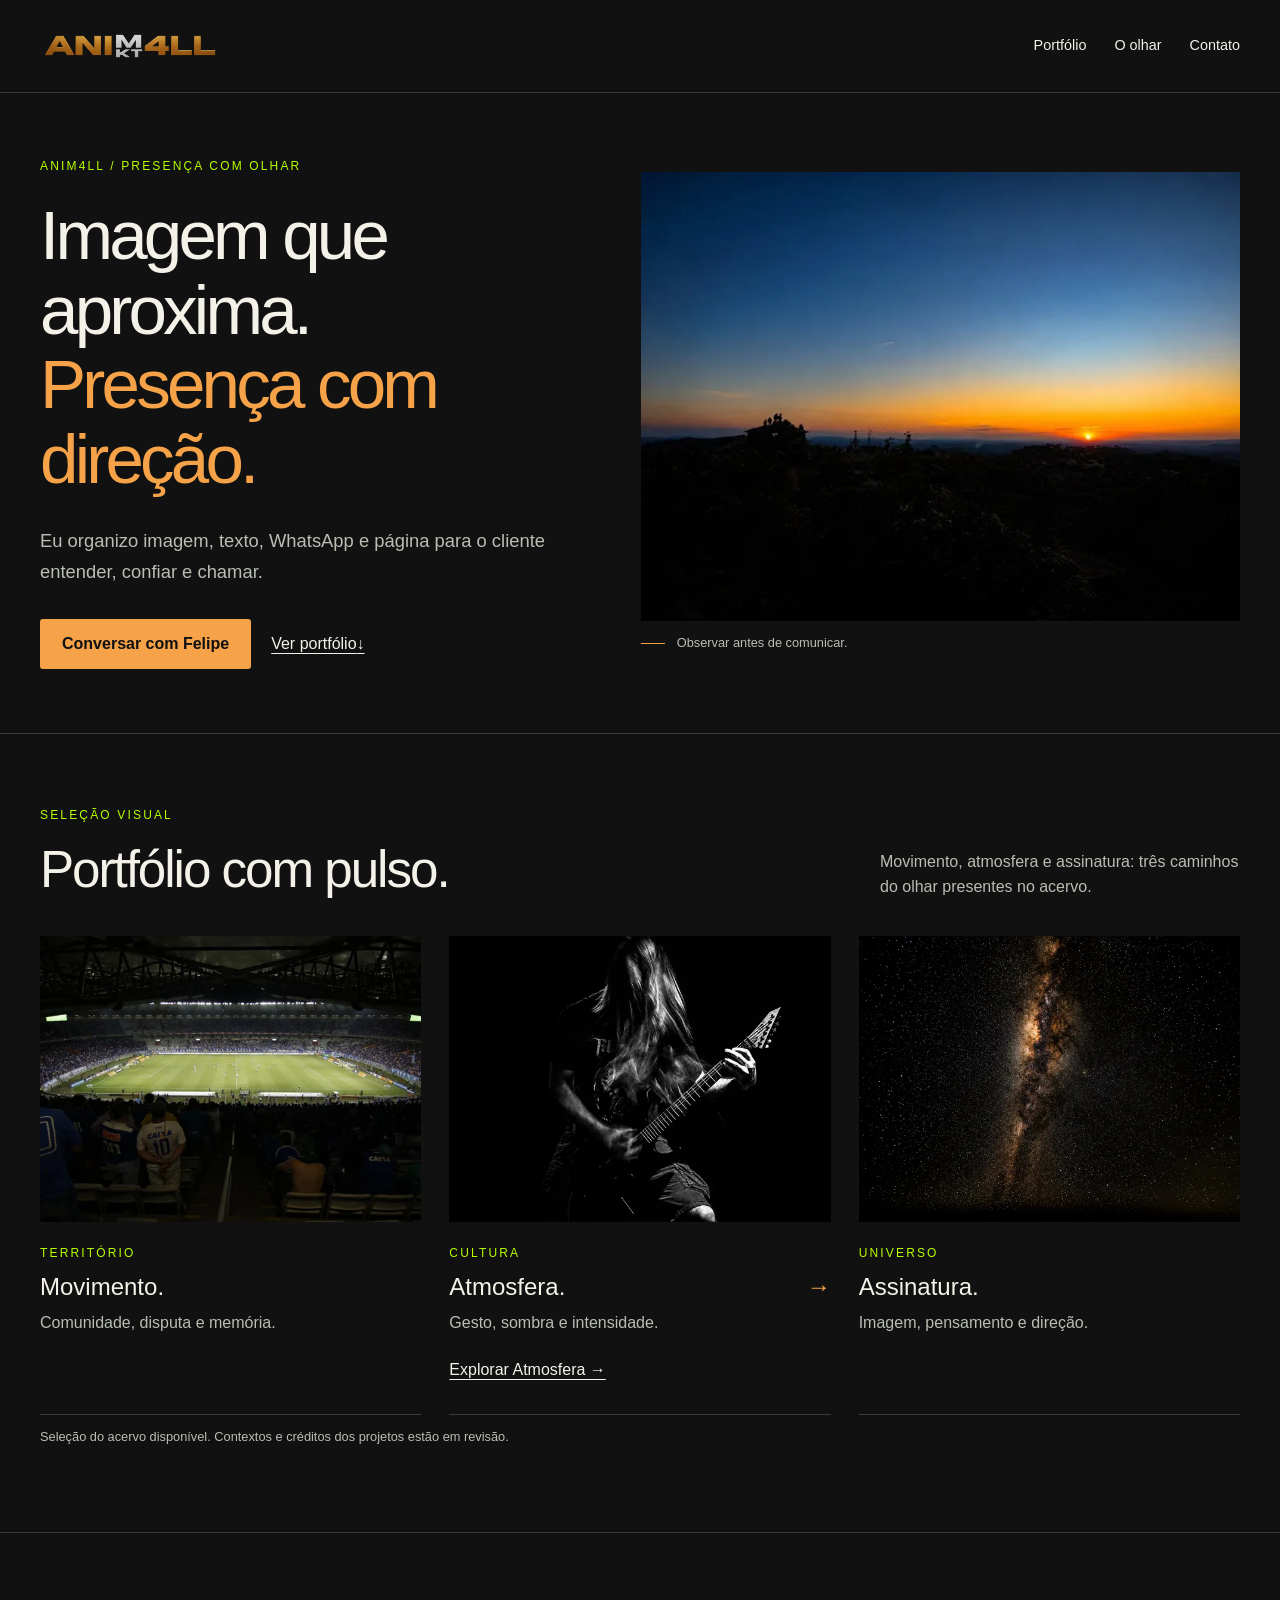
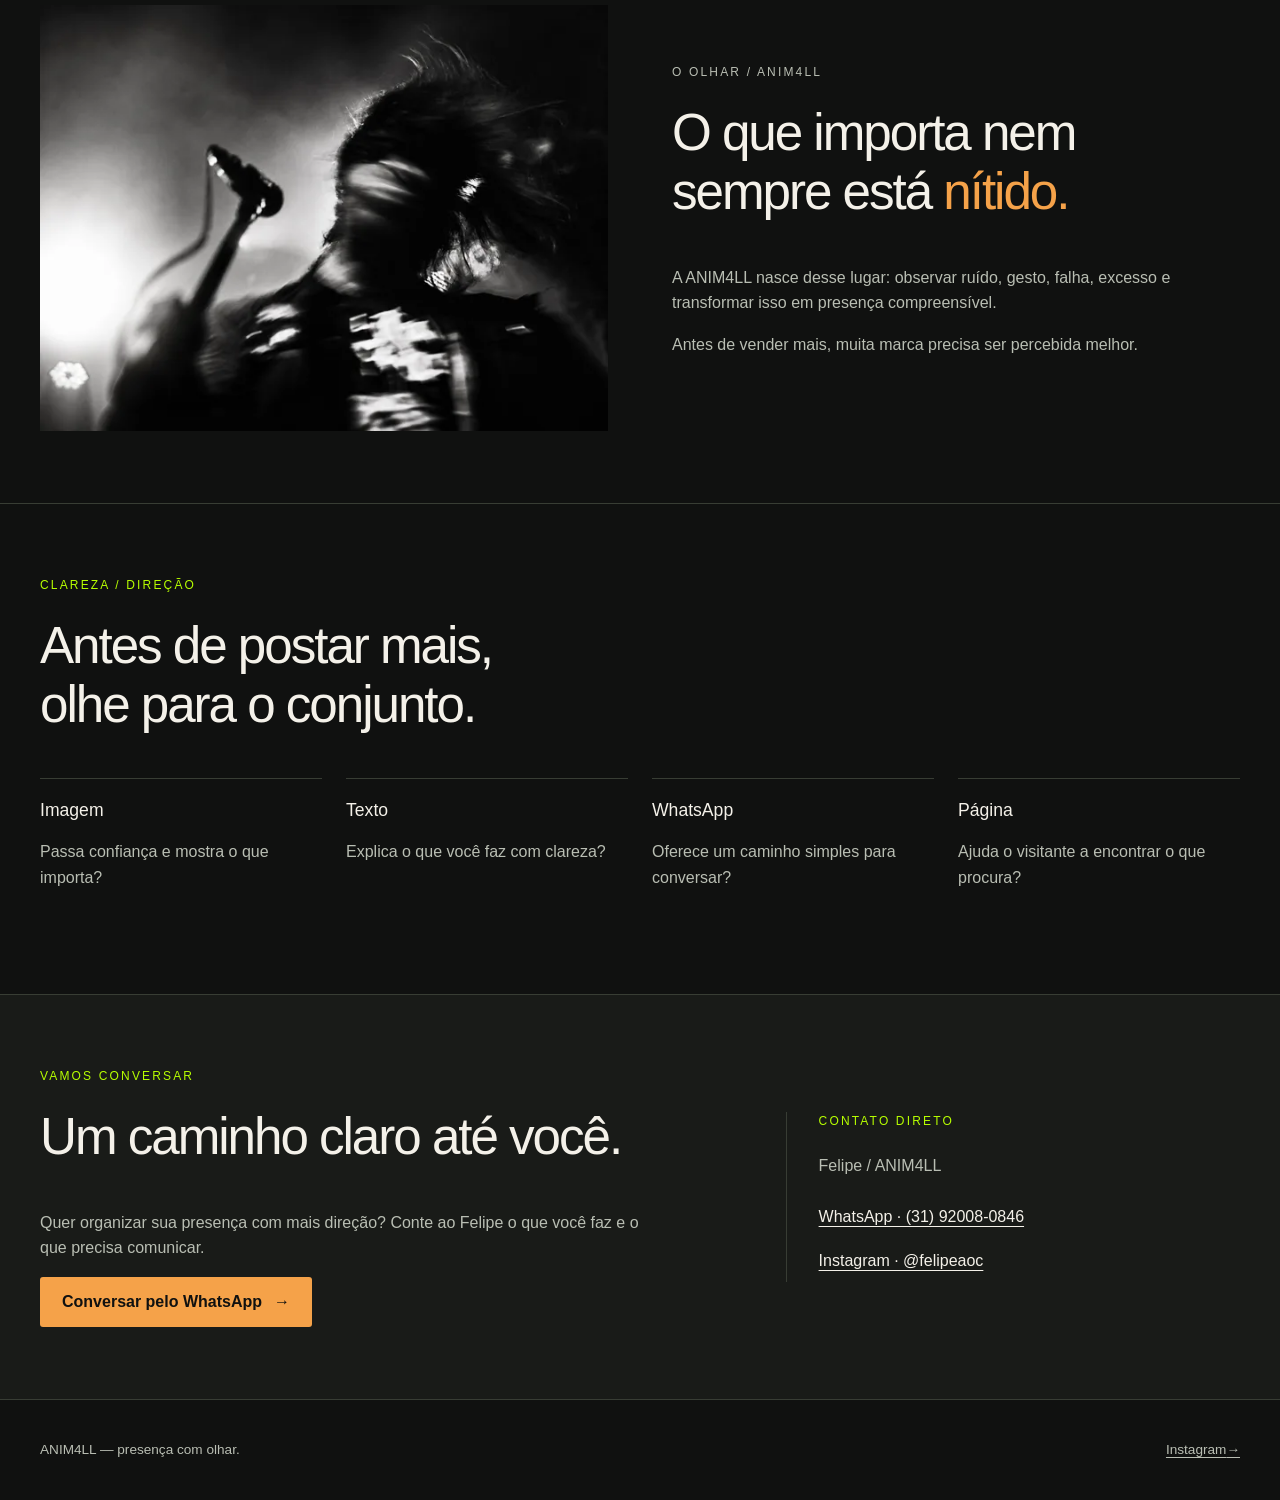
<file: index.html>
<!doctype html>
<html lang="pt-BR">
  <head>
    <meta charset="utf-8" />
    <meta name="viewport" content="width=device-width, initial-scale=1" />
    <meta
      name="description"
      content="Imagem, texto e direção digital. Conheça o olhar da ANIM4LL e sua seleção visual."
    />
    <title>ANIM4LL — Presença com olhar</title>
    <meta name="theme-color" content="#101110" />
    <meta property="og:title" content="ANIM4LL — Presença com olhar" />
    <meta
      property="og:description"
      content="Imagem, texto e direção digital. Conheça o olhar da ANIM4LL e sua seleção visual."
    />
    <meta property="og:type" content="website" />
    <meta property="og:locale" content="pt_BR" />
    <meta property="og:site_name" content="ANIM4LL" />
    <link rel="stylesheet" href="styles.css" />
  </head>
  <body>
    <a class="skip" href="#conteudo">Pular para o conteúdo</a>
    <header class="header">
      <div class="container nav">
        <a href="index.html" aria-label="ANIM4LL — início"
          ><img
            class="logo"
            src="logo-anim4ll-header.png"
            width="700"
            height="124"
            alt="ANIM4LL"
        /></a>
        <nav class="menu" aria-label="Principal">
          <a href="index.html#portfolio">Portfólio</a
          ><a href="index.html#olhar">O olhar</a><a href="#contato">Contato</a>
        </nav>
      </div>
    </header>
    <main id="conteudo" tabindex="-1">
      <section class="hero">
        <div class="container hero-grid">
          <div>
            <p class="eyebrow">ANIM4LL / presença com olhar</p>
            <h1>
              Imagem que aproxima.<br /><span class="accent"
                >Presença com direção.</span
              >
            </h1>
            <p class="intro">
              Eu organizo imagem, texto, WhatsApp e página para o cliente
              entender, confiar e chamar.
            </p>
            <div class="actions">
              <a
                class="button"
                href="https://wa.me/5531920080846?text=Ola%2C%20Felipe.%20Quero%20conversar%20sobre%20minha%20presenca%20digital."
                >Conversar com Felipe</a
              ><a class="text-link" href="#portfolio"
                >Ver portfólio <span aria-hidden="true">↓</span></a
              >
            </div>
          </div>
          <figure class="hero-photo">
            <img
              src="assets/images/hero-por-do-sol-1440.webp"
              srcset="
                assets/images/hero-por-do-sol-640.webp   640w,
                assets/images/hero-por-do-sol-1440.webp 1440w
              "
              sizes="(max-width: 650px) calc(100vw - 36px), 50vw"
              width="1448"
              height="1086"
              alt="Sol se pondo sobre as montanhas, com pessoas em silhueta sobre uma formação rochosa."
              fetchpriority="high"
              decoding="async"
            />
            <figcaption class="caption">
              Observar antes de comunicar.
            </figcaption>
          </figure>
        </div>
      </section>
      <section class="section" id="portfolio">
        <div class="container">
          <div class="section-head">
            <div>
              <p class="eyebrow">Seleção visual</p>
              <h2>Portfólio com pulso.</h2>
            </div>
            <p>
              Movimento, atmosfera e assinatura: três caminhos do olhar
              presentes no acervo.
            </p>
          </div>
          <div class="projects">
            <article class="project">
              <img
                src="assets/images/portfolio-esporte-1440.webp"
                srcset="
                  assets/images/portfolio-esporte-640.webp   640w,
                  assets/images/portfolio-esporte-1440.webp 1440w
                "
                sizes="(max-width: 650px) calc(100vw - 36px), (max-width: 1248px) calc((100vw - 104px) / 3), 382px"
                width="2000"
                height="1333"
                alt="Vista das arquibancadas de um estádio de futebol durante uma partida."
                loading="lazy"
                decoding="async"
              />
              <p class="eyebrow">Território</p>
              <h3>Movimento.</h3>
              <p>Comunidade, disputa e memória.</p>
            </article>
            <article class="project">
              <a
                class="project-link"
                href="projeto-atmosfera.html"
                aria-labelledby="titulo-atmosfera"
              >
                <img
                  src="assets/images/portfolio-guitarrista-1440.webp"
                  srcset="
                    assets/images/portfolio-guitarrista-640.webp   640w,
                    assets/images/portfolio-guitarrista-1440.webp 1440w
                  "
                  sizes="(max-width: 650px) calc(100vw - 36px), (max-width: 1248px) calc((100vw - 104px) / 3), 382px"
                  width="1448"
                  height="1086"
                  alt="Guitarrista tocando, fotografado em preto e branco."
                  loading="lazy"
                  decoding="async"
                />
                <p class="eyebrow">Cultura</p>
                <h3 id="titulo-atmosfera">
                  Atmosfera.
                  <span class="project-arrow" aria-hidden="true">→</span>
                </h3>
                <p>Gesto, sombra e intensidade.</p>
                <span class="project-action" aria-hidden="true"
                  >Explorar Atmosfera →</span
                >
              </a>
            </article>
            <article class="project">
              <img
                src="assets/images/universo-1440.webp"
                srcset="
                  assets/images/universo-640.webp   640w,
                  assets/images/universo-1440.webp 1440w
                "
                sizes="(max-width: 650px) calc(100vw - 36px), (max-width: 1248px) calc((100vw - 104px) / 3), 382px"
                width="1448"
                height="1086"
                alt="Faixa luminosa de estrelas no céu noturno."
                loading="lazy"
                decoding="async"
              />
              <p class="eyebrow">Universo</p>
              <h3>Assinatura.</h3>
              <p>Imagem, pensamento e direção.</p>
            </article>
          </div>
          <p class="caption">
            Seleção do acervo disponível. Contextos e créditos dos projetos
            estão em revisão.
          </p>
        </div>
      </section>
      <section class="section" id="olhar">
        <div class="container split">
          <img
            src="assets/images/olhar-cantor-1440.webp"
            srcset="
              assets/images/olhar-cantor-640.webp   640w,
              assets/images/olhar-cantor-1440.webp 1440w
            "
            sizes="(max-width: 650px) calc(100vw - 36px), 50vw"
            width="1448"
            height="1086"
            alt="Cantor em preto e branco, com microfone na mão e cabelos em movimento."
            loading="lazy"
            decoding="async"
          />
          <div>
            <p class="eyebrow">O olhar / ANIM4LL</p>
            <h2>
              O que importa nem sempre está <span class="accent">nítido.</span>
            </h2>
            <p>
              A ANIM4LL nasce desse lugar: observar ruído, gesto, falha, excesso
              e transformar isso em presença compreensível.
            </p>
            <p>
              Antes de vender mais, muita marca precisa ser percebida melhor.
            </p>
          </div>
        </div>
      </section>
      <section class="section">
        <div class="container">
          <p class="eyebrow">Clareza / direção</p>
          <h2>Antes de postar mais,<br />olhe para o conjunto.</h2>
          <ul class="points">
            <li>
              <h3>Imagem</h3>
              <p>Passa confiança e mostra o que importa?</p>
            </li>
            <li>
              <h3>Texto</h3>
              <p>Explica o que você faz com clareza?</p>
            </li>
            <li>
              <h3>WhatsApp</h3>
              <p>Oferece um caminho simples para conversar?</p>
            </li>
            <li>
              <h3>Página</h3>
              <p>Ajuda o visitante a encontrar o que procura?</p>
            </li>
          </ul>
        </div>
      </section>
      <section class="section contact" id="contato">
        <div class="container contact-grid">
          <div>
            <p class="eyebrow">Vamos conversar</p>
            <h2>Um caminho claro até você.</h2>
            <p>
              Quer organizar sua presença com mais direção? Conte ao Felipe o
              que você faz e o que precisa comunicar.
            </p>
            <a
              class="button"
              href="https://wa.me/5531920080846?text=Ola%2C%20Felipe.%20Quero%20conversar%20sobre%20minha%20presenca%20digital."
              >Conversar pelo WhatsApp <span aria-hidden="true">→</span></a
            >
          </div>
          <div class="contact-info">
            <p class="eyebrow">Contato direto</p>
            <p>Felipe / ANIM4LL</p>
            <a class="text-link" href="https://wa.me/5531920080864"
              >WhatsApp · (31) 92008-0846</a
            ><a
              class="text-link"
              href="https://instagram.com/felipeaoc"
              target="_blank"
              rel="noopener noreferrer"
              >Instagram · @felipeaoc
              <span class="sr-only">(abre em nova aba)</span></a
            >
          </div>
        </div>
      </section>
    </main>
    <footer class="footer">
      <div class="container">
        <span>ANIM4LL — presença com olhar.</span
        ><a
          href="https://instagram.com/felipeaoc"
          target="_blank"
          rel="noopener noreferrer"
          >Instagram <span aria-hidden="true">→</span>
          <span class="sr-only">(abre em nova aba)</span></a
        >
      </div>
    </footer>
  </body>
</html>
</file>
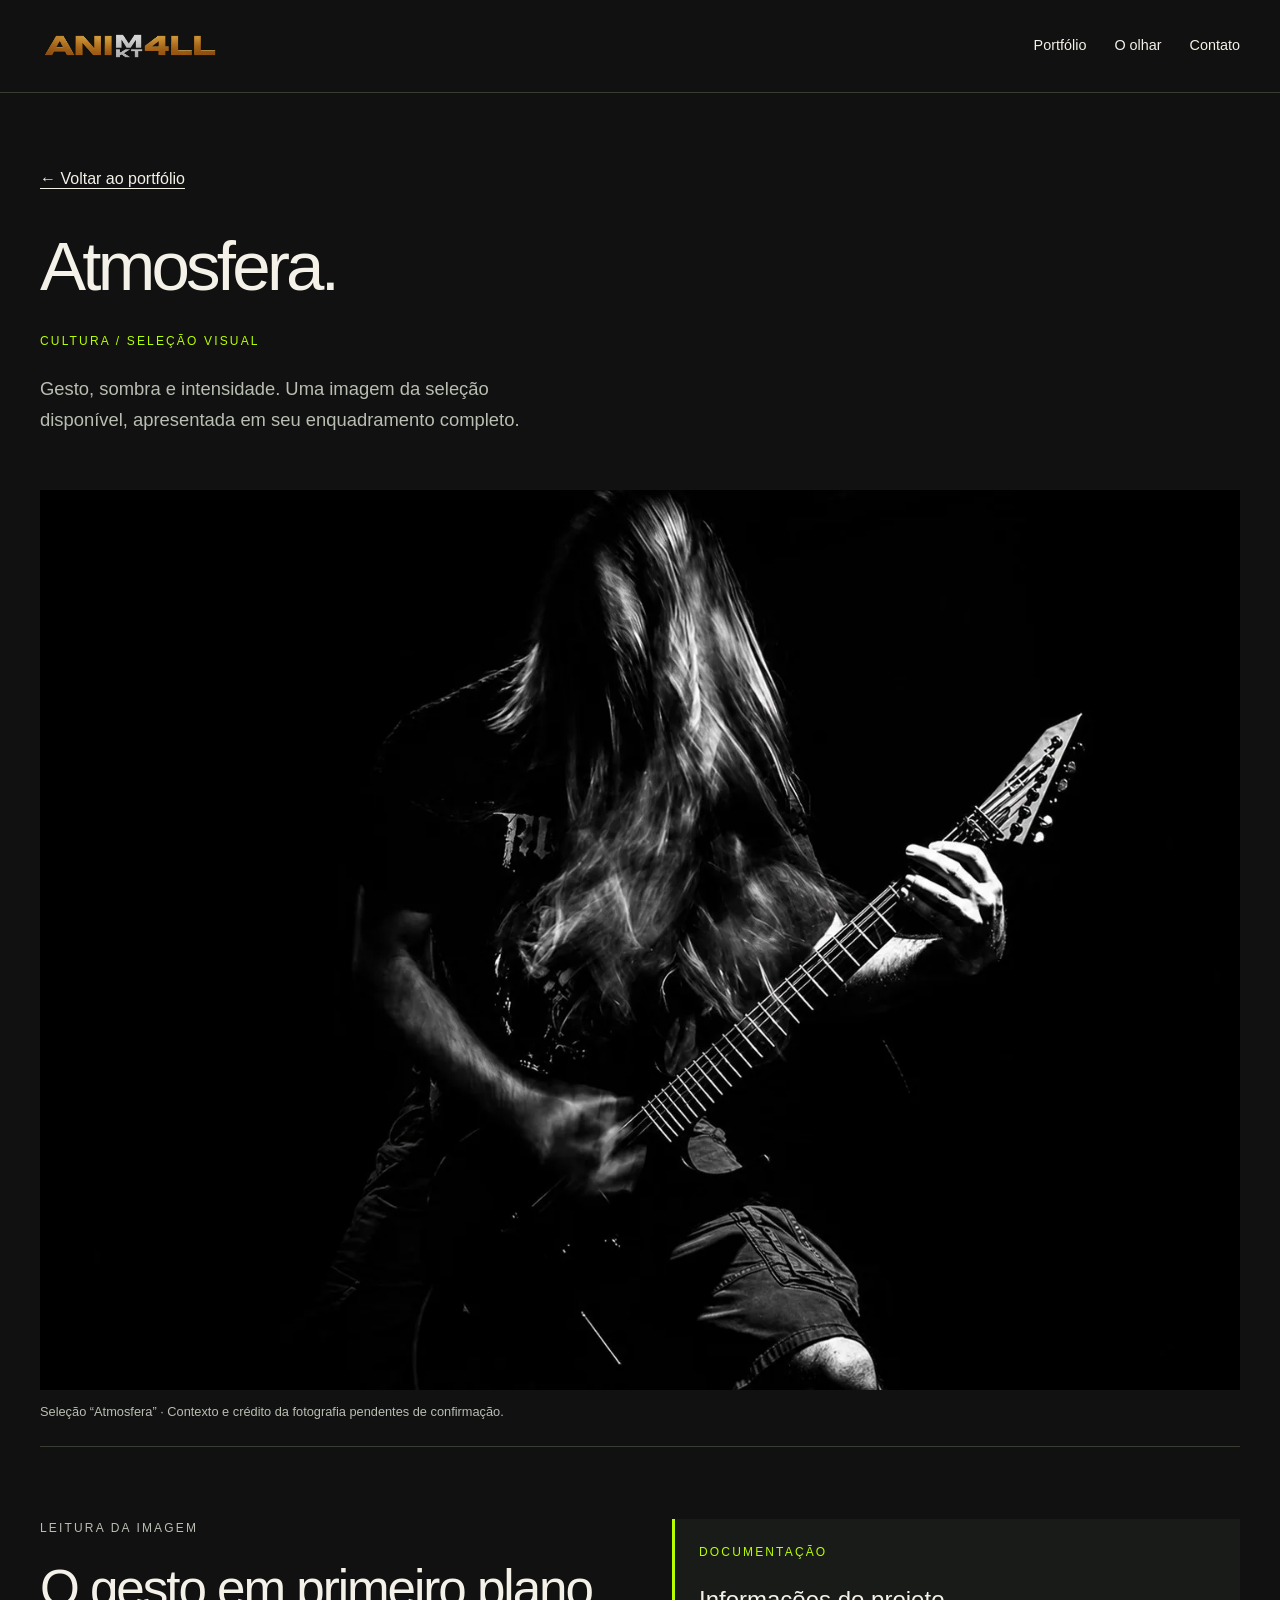
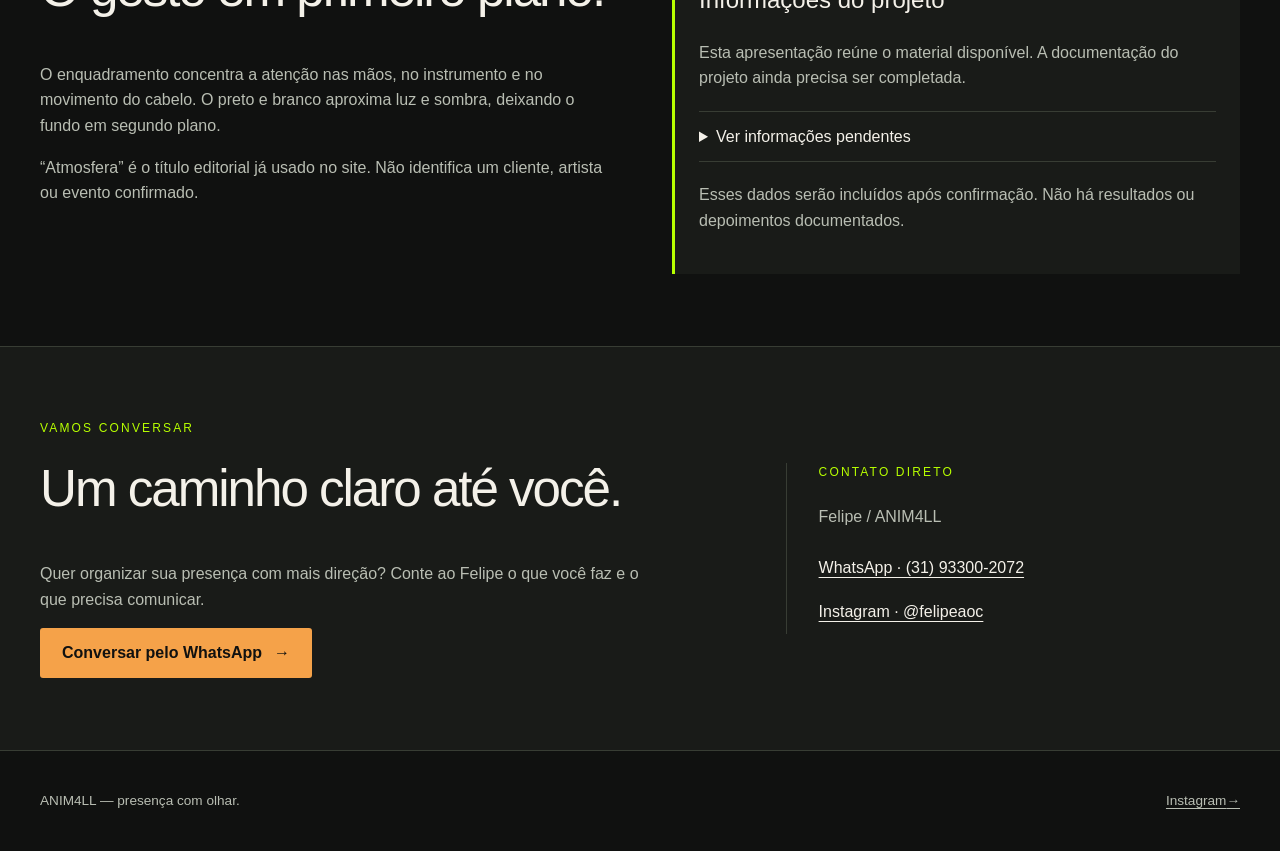
<file: projeto-atmosfera.html>
<!doctype html>
<html lang="pt-BR">
  <head>
    <meta charset="utf-8" />
    <meta name="viewport" content="width=device-width, initial-scale=1" />
    <meta
      name="description"
      content="Atmosfera: uma seleção visual de música, gesto e intensidade no acervo ANIM4LL."
    />
    <title>Atmosfera — ANIM4LL</title>
    <meta name="theme-color" content="#101110" />
    <meta property="og:title" content="Atmosfera — ANIM4LL" />
    <meta
      property="og:description"
      content="Atmosfera: uma seleção visual de música, gesto e intensidade no acervo ANIM4LL."
    />
    <meta property="og:type" content="website" />
    <meta property="og:locale" content="pt_BR" />
    <meta property="og:site_name" content="ANIM4LL" />
    <link rel="stylesheet" href="styles.css" />
  </head>
  <body>
    <a class="skip" href="#conteudo">Pular para o conteúdo</a>
    <header class="header">
      <div class="container nav">
        <a href="index.html" aria-label="ANIM4LL — início"
          ><img
            class="logo"
            src="logo-anim4ll-header.png"
            width="700"
            height="124"
            alt="ANIM4LL"
        /></a>
        <nav class="menu" aria-label="Principal">
          <a href="index.html#portfolio">Portfólio</a
          ><a href="index.html#olhar">O olhar</a><a href="#contato">Contato</a>
        </nav>
      </div>
    </header>
    <main id="conteudo" tabindex="-1">
      <div class="container">
        <header class="project-header">
          <a class="text-link" href="index.html#portfolio"
            >← Voltar ao portfólio</a
          >
          <h1>Atmosfera.</h1>
          <p class="eyebrow">Cultura / seleção visual</p>
          <p class="intro">
            Gesto, sombra e intensidade. Uma imagem da seleção disponível,
            apresentada em seu enquadramento completo.
          </p>
        </header>
        <figure class="project-image">
          <img
            src="assets/images/portfolio-guitarrista-1440.webp"
            srcset="
              assets/images/portfolio-guitarrista-640.webp   640w,
              assets/images/portfolio-guitarrista-1440.webp 1440w
            "
            sizes="(max-width: 650px) calc(100vw - 36px), (max-width: 1248px) calc(100vw - 48px), 1200px"
            width="1448"
            height="1086"
            alt="Guitarrista de cabelos longos tocando guitarra, em uma fotografia em preto e branco com fundo escuro."
            fetchpriority="high"
            decoding="async"
          />
          <figcaption class="caption">
            Seleção “Atmosfera” · Contexto e crédito da fotografia pendentes de
            confirmação.
          </figcaption>
        </figure>
        <section class="section details" aria-labelledby="sobre-projeto">
          <div>
            <p class="eyebrow">Leitura da imagem</p>
            <h2 id="sobre-projeto">O gesto em primeiro plano.</h2>
            <p>
              O enquadramento concentra a atenção nas mãos, no instrumento e no
              movimento do cabelo. O preto e branco aproxima luz e sombra,
              deixando o fundo em segundo plano.
            </p>
            <p>
              “Atmosfera” é o título editorial já usado no site. Não identifica
              um cliente, artista ou evento confirmado.
            </p>
          </div>
          <aside class="note" aria-labelledby="documentacao">
            <p class="eyebrow">Documentação</p>
            <h3 id="documentacao">Informações do projeto</h3>
            <p>
              Esta apresentação reúne o material disponível. A documentação do
              projeto ainda precisa ser completada.
            </p>
            <details class="pending">
              <summary>Ver informações pendentes</summary>
              <ul>
                <li>Artista ou evento, data e local.</li>
                <li>Autoria, créditos e participação de Felipe.</li>
                <li>Objetivo, processo e entregas.</li>
                <li>Outras imagens da mesma série.</li>
              </ul>
            </details>
            <p>
              Esses dados serão incluídos após confirmação. Não há resultados ou
              depoimentos documentados.
            </p>
          </aside>
        </section>
      </div>
      <section class="section contact" id="contato">
        <div class="container contact-grid">
          <div>
            <p class="eyebrow">Vamos conversar</p>
            <h2>Um caminho claro até você.</h2>
            <p>
              Quer organizar sua presença com mais direção? Conte ao Felipe o
              que você faz e o que precisa comunicar.
            </p>
            <a
              class="button"
              href="https://wa.me/5531933002072?text=Ola%2C%20Felipe.%20Quero%20conversar%20sobre%20minha%20presenca%20digital."
              >Conversar pelo WhatsApp <span aria-hidden="true">→</span></a
            >
          </div>
          <div class="contact-info">
            <p class="eyebrow">Contato direto</p>
            <p>Felipe / ANIM4LL</p>
            <a class="text-link" href="https://wa.me/5531933002072"
              >WhatsApp · (31) 93300-2072</a
            ><a
              class="text-link"
              href="https://instagram.com/felipeaoc"
              target="_blank"
              rel="noopener noreferrer"
              >Instagram · @felipeaoc
              <span class="sr-only">(abre em nova aba)</span></a
            >
          </div>
        </div>
      </section>
    </main>
    <footer class="footer">
      <div class="container">
        <span>ANIM4LL — presença com olhar.</span
        ><a
          href="https://instagram.com/felipeaoc"
          target="_blank"
          rel="noopener noreferrer"
          >Instagram <span aria-hidden="true">→</span>
          <span class="sr-only">(abre em nova aba)</span></a
        >
      </div>
    </footer>
  </body>
</html>
</file>
<file: styles.css>
:root {
  color-scheme: dark;
  --bg: #101110;
  --surface: #191b18;
  --text: #f4f1e9;
  --muted: #b9beb3;
  --line: #383d34;
  --orange: #f5a249;
  --green: #c2dd92;
}
* {
  box-sizing: border-box;
}
html {
  scroll-behavior: smooth;
  scroll-padding-top: 2rem;
}
body {
  margin: 0;
  background: var(--bg);
  color: var(--text);
  font-family: Arial, Helvetica, sans-serif;
  line-height: 1.6;
}
a {
  color: inherit;
  text-underline-offset: 0.25em;
}
a:hover {
  color: var(--orange);
}
a:focus-visible {
  outline: 3px solid var(--green);
  outline-offset: 6px;
}
img {
  display: block;
  max-width: 100%;
  height: auto;
}
.container {
  width: min(1200px, calc(100% - 48px));
  margin-inline: auto;
}
.skip {
  position: absolute;
  top: 8px;
  left: 8px;
  transform: translateY(-160%);
  background: var(--text);
  color: var(--bg);
  padding: 12px;
  z-index: 10;
}
.skip:focus {
  transform: none;
}
.header {
  border-bottom: 1px solid var(--line);
}
.nav {
  display: flex;
  align-items: center;
  justify-content: space-between;
  gap: 24px;
  padding-block: 24px;
}
.logo {
  width: 175px;
}
.menu {
  display: flex;
  gap: 28px;
  flex-wrap: wrap;
  font-size: 0.9rem;
}
.menu a {
  text-decoration: none;
}
.eyebrow {
  font-size: 0.75rem;
  letter-spacing: 0.18em;
  text-transform: uppercase;
  color: var(--green);
  margin: 0 0 22px;
}
.hero {
  padding: 72px 0 64px;
}
.hero-grid {
  display: grid;
  grid-template-columns: 1.1fr 1fr;
  gap: 64px;
  align-items: center;
}
h1,
h2,
h3,
p {
  margin-top: 0;
}
h1 {
  font-size: clamp(2.6rem, 5.4vw, 5rem);
  line-height: 1.08;
  letter-spacing: -0.055em;
  font-weight: 500;
  margin-bottom: 28px;
}
h2 {
  font-size: clamp(2rem, 4vw, 3.4rem);
  line-height: 1.15;
  letter-spacing: -0.04em;
  font-weight: 500;
}
h3 {
  font-size: 1.5rem;
  font-weight: 500;
  line-height: 1.3;
}
.accent {
  color: var(--orange);
}
.intro {
  font-size: 1.15rem;
  color: var(--muted);
  max-width: 540px;
}
.actions {
  display: flex;
  gap: 20px;
  align-items: center;
  flex-wrap: wrap;
  margin-top: 32px;
}
.button {
  display: inline-flex;
  min-height: 48px;
  align-items: center;
  padding: 12px 22px;
  background: var(--orange);
  color: #101110;
  border-radius: 3px;
  text-decoration: none;
  font-weight: 700;
}
.button:hover {
  background: #ffc185;
  color: #101110;
}
.text-link {
  display: inline-flex;
  align-items: center;
  min-height: 44px;
}
.hero-photo img {
  width: 100%;
  aspect-ratio: 4/5;
  object-fit: cover;
}
.caption {
  font-size: 0.8rem;
  color: var(--muted);
  margin-top: 12px;
}
.section {
  padding: 72px 0;
  border-top: 1px solid var(--line);
}
.section-head {
  display: flex;
  justify-content: space-between;
  align-items: end;
  gap: 32px;
  margin-bottom: 36px;
}
.section-head h2 {
  margin: 0;
}
.section-head p {
  max-width: 360px;
  margin: 0;
  color: var(--muted);
}
.projects {
  display: grid;
  grid-template-columns: repeat(3, 1fr);
  gap: 28px;
}
.project img {
  aspect-ratio: 4/3;
  object-fit: cover;
  width: 100%;
}
.project .eyebrow {
  margin: 22px 0 8px;
}
.project h3 {
  margin-bottom: 8px;
}
.project p {
  color: var(--muted);
}
.project a {
  display: inline-block;
  min-height: 44px;
}
.split {
  display: grid;
  grid-template-columns: 1fr 1fr;
  gap: 64px;
  align-items: center;
}
.split img {
  aspect-ratio: 4/3;
  object-fit: cover;
  width: 100%;
}
.split p {
  color: var(--muted);
}
.points {
  display: grid;
  grid-template-columns: repeat(4, 1fr);
  gap: 24px;
  padding: 0;
  list-style: none;
}
.points li {
  border-top: 1px solid var(--line);
  padding-top: 20px;
}
.points h3 {
  font-size: 1.1rem;
}
.points p {
  color: var(--muted);
}
.contact {
  background: var(--surface);
}
.contact p {
  max-width: 620px;
  color: var(--muted);
}
.footer {
  border-top: 1px solid var(--line);
  padding: 28px 0;
  color: var(--muted);
  font-size: 0.85rem;
}
.footer .container {
  display: flex;
  justify-content: space-between;
  gap: 24px;
  flex-wrap: wrap;
}
.project-header {
  max-width: 820px;
  padding: 64px 0 36px;
}
.project-header h1 {
  margin-top: 28px;
}
.project-image {
  margin: 0;
}
.project-image img {
  width: 100%;
  height: auto;
}
.details {
  display: grid;
  grid-template-columns: 1fr 1fr;
  gap: 64px;
}
.details p,
.details li {
  color: var(--muted);
}
.note {
  border-left: 3px solid var(--green);
  padding-left: 20px;
}
figure {
  margin: 0;
}
@media (max-width: 900px) {
  .hero-grid,
  .split {
    gap: 32px;
  }
  .projects {
    gap: 18px;
  }
  .points {
    grid-template-columns: 1fr 1fr;
  }
}
@media (max-width: 650px) {
  .container {
    width: calc(100% - 36px);
  }
  .nav {
    align-items: flex-start;
    flex-direction: column;
    gap: 18px;
    padding-block: 20px;
  }
  .menu {
    gap: 24px;
  }
  .menu a {
    display: inline-flex;
    align-items: center;
    min-height: 44px;
  }
  .hero {
    padding: 40px 0;
  }
  .hero-grid,
  .split,
  .projects,
  .details {
    grid-template-columns: 1fr;
    gap: 32px;
  }
  .hero-photo img {
    aspect-ratio: 4/3;
  }
  .section {
    padding: 48px 0;
  }
  .section-head {
    display: block;
  }
  .section-head p {
    margin-top: 20px;
  }
  .points {
    grid-template-columns: 1fr;
  }
  .project-header {
    padding-top: 40px;
  }
  h1 {
    font-size: 2.8rem;
  }
  .actions {
    gap: 16px;
  }
}
@media (prefers-reduced-motion: reduce) {
  html {
    scroll-behavior: auto;
  }
}
@media (forced-colors: active) {
  .button {
    border: 1px solid ButtonText;
  }
}
/* Permite ampliação de texto sem forçar a largura das colunas. */
.hero-grid > *,
.split > *,
.details > *,
.projects > * {
  min-width: 0;
}
h1,
h2,
h3,
a {
  overflow-wrap: anywhere;
}

/* Refinamento editorial e interação: sem scripts ou efeitos decorativos. */
:root {
  --green: #b7ff00;
}
::selection {
  background: var(--orange);
  color: var(--bg);
}
.sr-only {
  position: absolute;
  width: 1px;
  height: 1px;
  padding: 0;
  margin: -1px;
  overflow: hidden;
  clip-path: inset(50%);
  white-space: nowrap;
  border: 0;
}
main:focus {
  outline: none;
}
:where(a, summary):focus-visible {
  outline: 3px solid var(--green);
  outline-offset: 6px;
}
.menu a {
  min-height: 44px;
  display: inline-flex;
  align-items: center;
  border-bottom: 1px solid transparent;
}
.menu a:hover {
  border-bottom-color: var(--orange);
}
.logo {
  width: 180px;
}
.hero {
  padding-block: 64px;
}
.hero-grid {
  grid-template-columns: 1fr 1.1fr;
  gap: 56px;
}
.hero-photo img {
  aspect-ratio: 4/3;
  object-position: center;
}
.hero-photo .caption {
  display: flex;
  align-items: center;
  gap: 12px;
}
.hero-photo .caption::before {
  content: "";
  width: 24px;
  height: 1px;
  background: var(--orange);
}
h1,
h2 {
  text-wrap: balance;
}
.intro {
  line-height: 1.7;
}
.section-head .eyebrow {
  color: var(--green);
  margin-bottom: 16px;
}
.project {
  border-bottom: 1px solid var(--line);
  padding-bottom: 22px;
}
.project .eyebrow {
  color: var(--green);
}
.project p {
  margin-bottom: 12px;
}
.project-link {
  display: block !important;
  text-decoration: none;
}
.project-link:hover h3,
.project-link:focus-visible h3 {
  color: var(--orange);
}
.project-link:hover p {
  color: var(--muted);
}
.project-arrow {
  float: right;
  color: var(--orange);
}
.project-action {
  display: inline-flex;
  align-items: center;
  min-height: 44px;
  text-decoration: underline;
  text-underline-offset: 0.25em;
}
.contact-grid {
  display: grid;
  grid-template-columns: 1.5fr 1fr;
  gap: 64px;
  align-items: center;
}
.contact .eyebrow {
  color: var(--green);
}
.contact-info {
  border-left: 1px solid var(--line);
  padding-left: 32px;
}
.contact-info .text-link {
  display: flex;
  width: fit-content;
}
.button {
  gap: 12px;
}
.footer a {
  min-height: 44px;
  display: inline-flex;
  align-items: center;
}
.footer .container {
  align-items: center;
}
.project-header {
  max-width: 900px;
}
.project-header .eyebrow {
  margin-top: 24px;
}
.project-image .caption {
  padding-bottom: 24px;
}
.note {
  align-self: start;
  padding: 24px;
  background: var(--surface);
}
.note .eyebrow {
  color: var(--green);
}
.pending {
  margin: 20px 0;
  border-block: 1px solid var(--line);
}
.pending summary {
  min-height: 48px;
  padding: 12px 0;
  cursor: pointer;
}
.pending summary:hover {
  color: var(--orange);
}
.pending ul {
  padding-left: 24px;
}
@media (max-width: 900px) {
  .hero-grid {
    gap: 32px;
  }
  .hero-grid h1 {
    font-size: clamp(2.6rem, 5.4vw, 5rem);
  }
  .section-head {
    align-items: start;
  }
  .contact-grid {
    gap: 32px;
  }
}
@media (max-width: 650px) {
  .hero {
    padding-block: 36px 48px;
  }
  .hero-grid,
  .contact-grid {
    grid-template-columns: 1fr;
  }
  .hero-grid h1 {
    font-size: clamp(2.3rem, 10vw, 2.8rem);
  }
  .nav {
    gap: 8px;
  }
  .menu {
    width: 100%;
    justify-content: space-between;
    gap: 16px;
  }
  .contact-info {
    border-left: 0;
    border-top: 1px solid var(--line);
    padding: 24px 0 0;
  }
  .note {
    padding: 20px;
  }
  .project {
    padding-bottom: 16px;
  }
}
</file>
